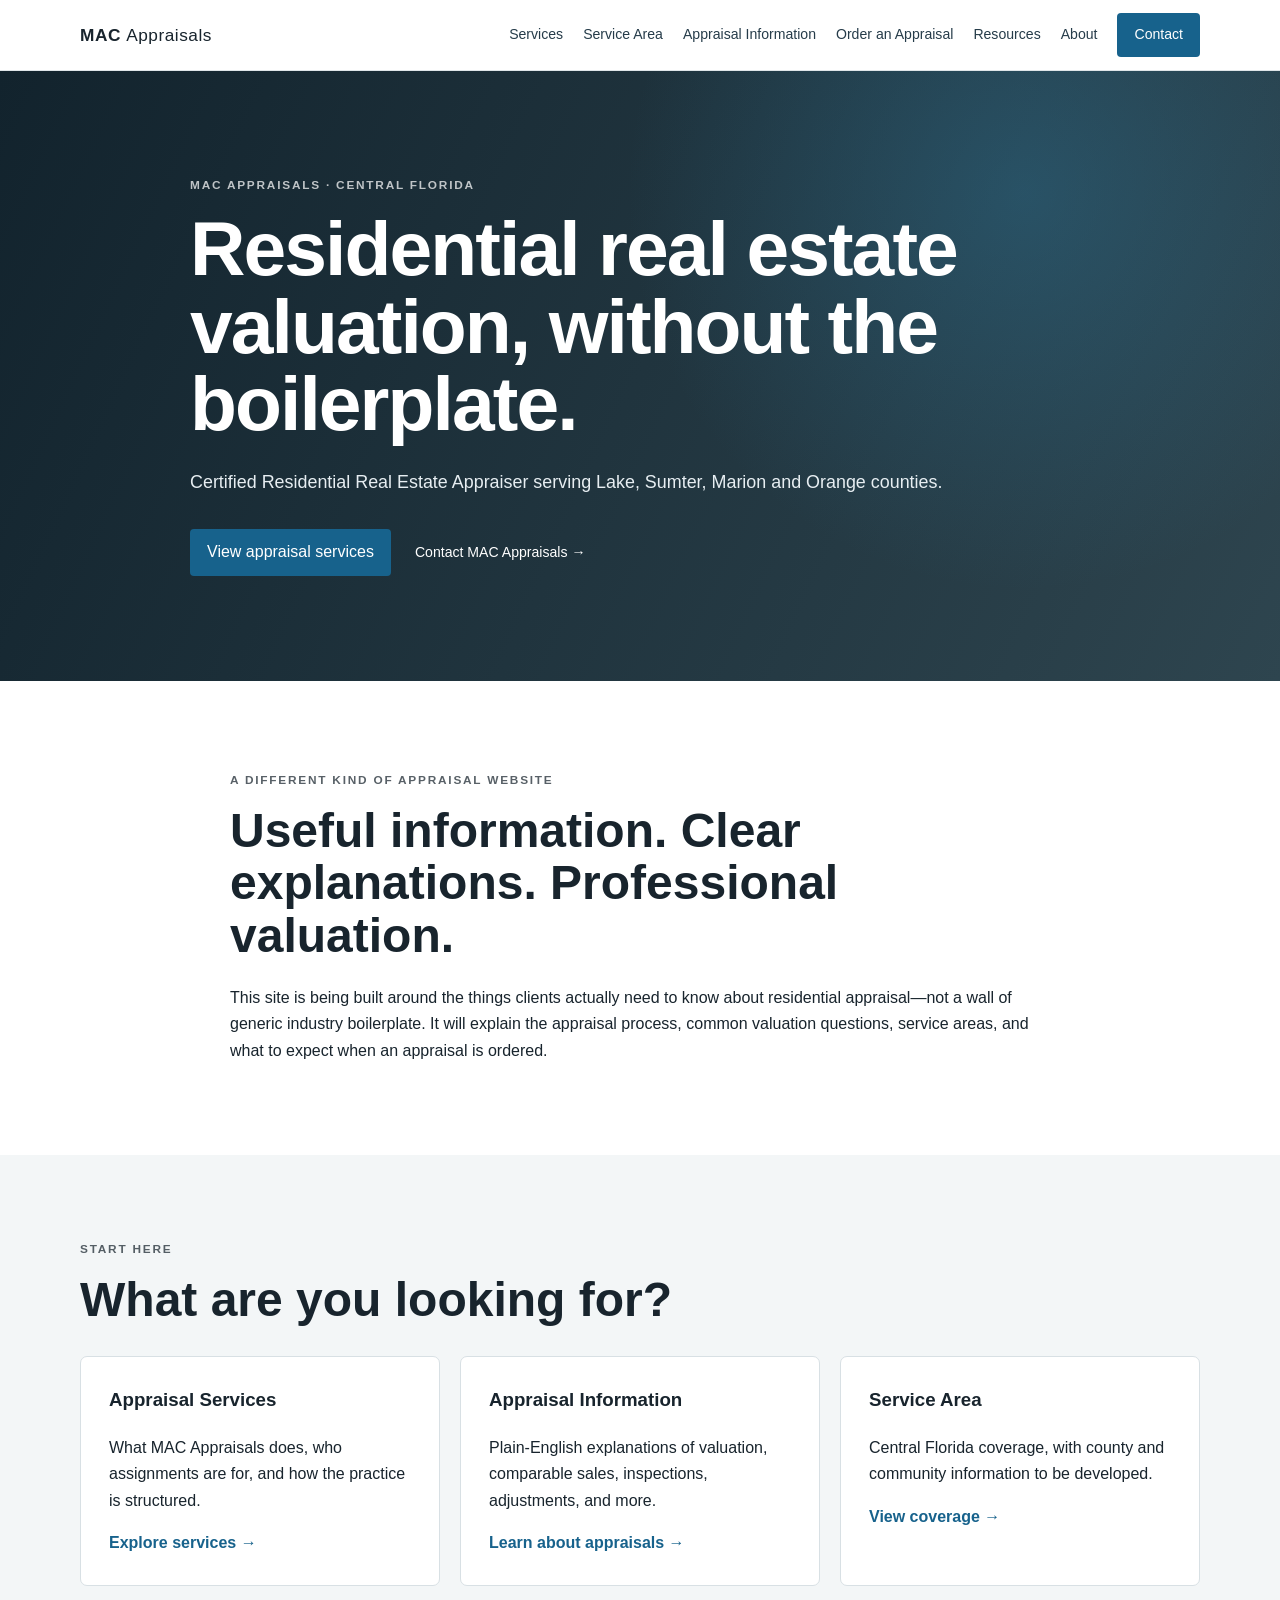
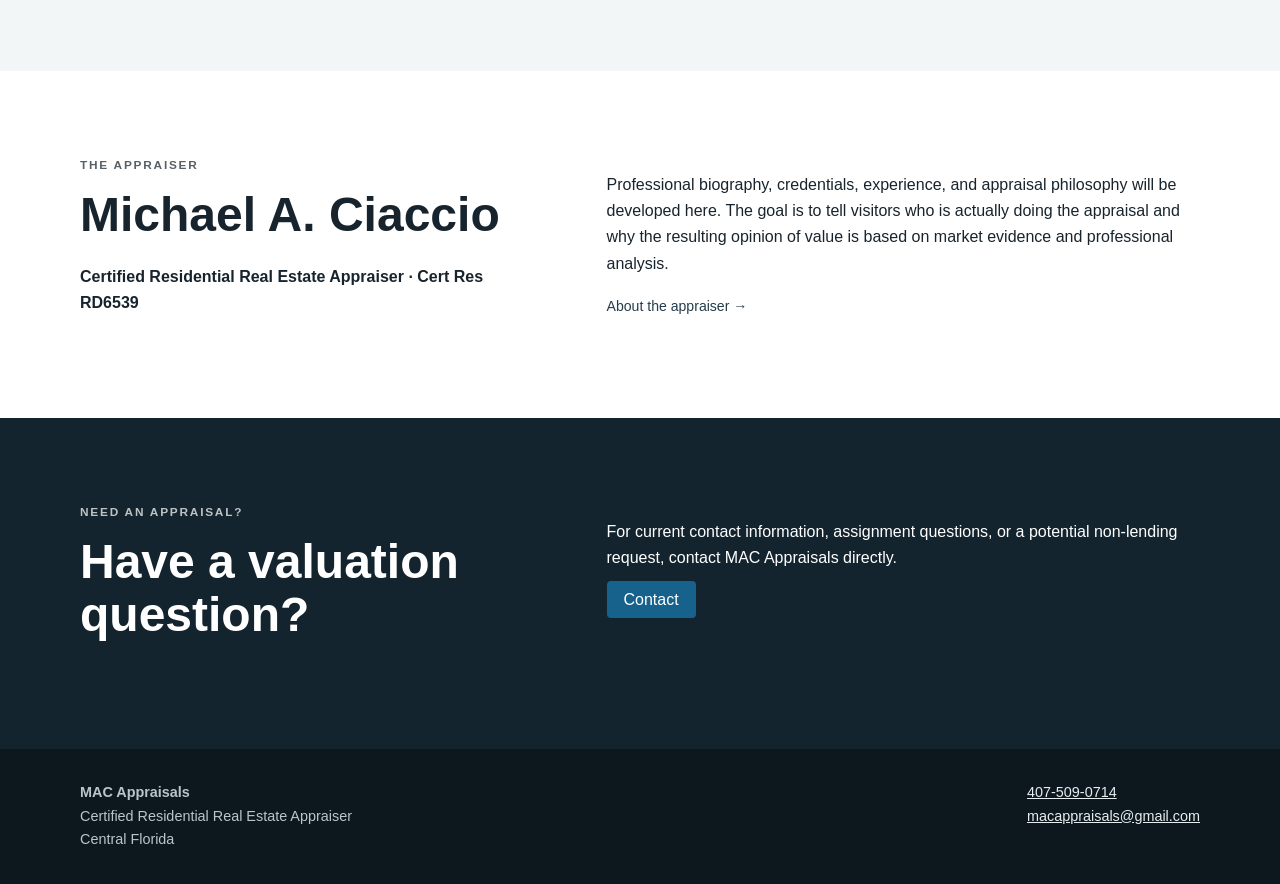
<file: index.html>
<!doctype html><html lang="en"><head><meta charset="utf-8"><meta name="viewport" content="width=device-width, initial-scale=1">
<title>MAC Appraisals | Central Florida Residential Appraisal</title><meta name="description" content="MAC Appraisals — Certified Residential Real Estate Appraiser serving Lake, Sumter, Marion and Orange counties in Central Florida."><meta name="robots" content="noindex,nofollow"><link rel="stylesheet" href="styles.css"></head><body><header class="site-header"><div class="container nav-wrap">
<a class="brand" href="index.html">MAC <span>Appraisals</span></a>
<button class="menu-toggle" aria-label="Open navigation" aria-expanded="false">☰</button>
<nav class="nav" aria-label="Primary navigation">
<a href="services.html">Services</a><a href="service-area.html">Service Area</a><a href="appraisal-information.html">Appraisal Information</a><a href="order-appraisal.html">Order an Appraisal</a><a href="resources.html">Resources</a><a href="about.html">About</a><a class="nav-cta" href="contact.html">Contact</a>
</nav></div></header><main><section class="hero"><div class="container hero-inner"><p class="eyebrow">MAC APPRAISALS · CENTRAL FLORIDA</p>
<h1>Residential real estate valuation, without the boilerplate.</h1>
<p class="lede">Certified Residential Real Estate Appraiser serving Lake, Sumter, Marion and Orange counties.</p>
<div class="hero-actions"><a class="button" href="services.html">View appraisal services</a><a class="text-link light" href="contact.html">Contact MAC Appraisals →</a></div></div></section>
<section class="intro"><div class="container narrow"><p class="eyebrow">A DIFFERENT KIND OF APPRAISAL WEBSITE</p><h2>Useful information. Clear explanations. Professional valuation.</h2>
<p>This site is being built around the things clients actually need to know about residential appraisal—not a wall of generic industry boilerplate. It will explain the appraisal process, common valuation questions, service areas, and what to expect when an appraisal is ordered.</p></div></section>
<section class="section section-alt"><div class="container"><div class="section-heading"><p class="eyebrow">START HERE</p><h2>What are you looking for?</h2></div>
<div class="cards three"><a class="card link-card" href="services.html"><h3>Appraisal Services</h3><p>What MAC Appraisals does, who assignments are for, and how the practice is structured.</p><span>Explore services →</span></a>
<a class="card link-card" href="appraisal-information.html"><h3>Appraisal Information</h3><p>Plain-English explanations of valuation, comparable sales, inspections, adjustments, and more.</p><span>Learn about appraisals →</span></a>
<a class="card link-card" href="service-area.html"><h3>Service Area</h3><p>Central Florida coverage, with county and community information to be developed.</p><span>View coverage →</span></a></div></div></section>
<section class="section"><div class="container two-col"><div><p class="eyebrow">THE APPRAISER</p><h2>Michael A. Ciaccio</h2><p class="credential">Certified Residential Real Estate Appraiser · Cert Res RD6539</p></div>
<div><p>Professional biography, credentials, experience, and appraisal philosophy will be developed here. The goal is to tell visitors who is actually doing the appraisal and why the resulting opinion of value is based on market evidence and professional analysis.</p><a class="text-link" href="about.html">About the appraiser →</a></div></div></section>
<section class="section section-dark"><div class="container two-col"><div><p class="eyebrow">NEED AN APPRAISAL?</p><h2>Have a valuation question?</h2></div>
<div><p>For current contact information, assignment questions, or a potential non-lending request, contact MAC Appraisals directly.</p><a class="button" href="contact.html">Contact</a></div></div></section></main><footer><div class="container footer-inner"><div><strong>MAC Appraisals</strong><br>Certified Residential Real Estate Appraiser<br>Central Florida</div><div><a href="tel:+14075090714">407-509-0714</a><br><a href="mailto:macappraisals@gmail.com">macappraisals@gmail.com</a></div></div></footer><script src="script.js"></script></body></html>
</file>
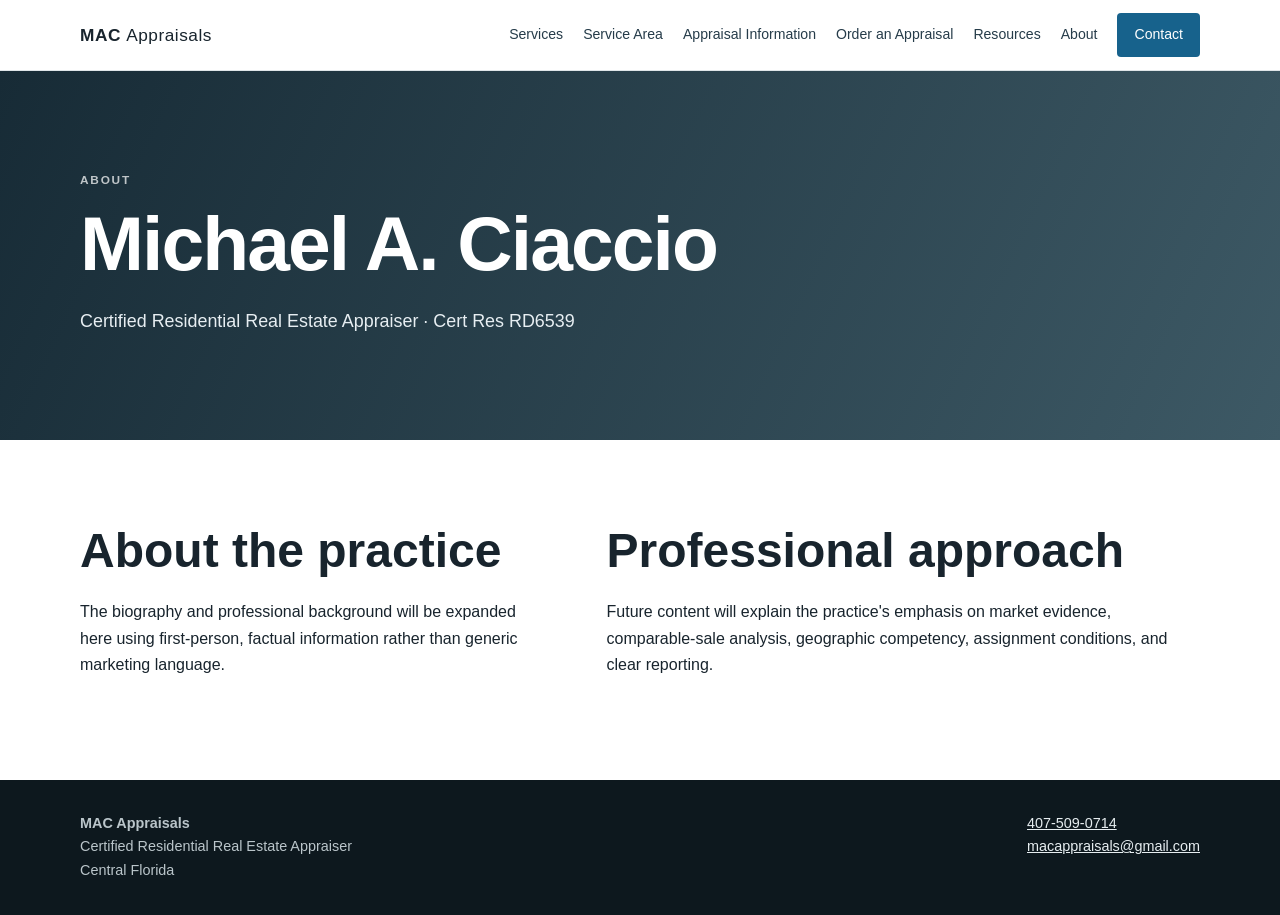
<file: about.html>
<!doctype html><html lang="en"><head><meta charset="utf-8"><meta name="viewport" content="width=device-width, initial-scale=1">
<title>About | MAC Appraisals</title><meta name="description" content="About Michael A. Ciaccio, Certified Residential Real Estate Appraiser, MAC Appraisals."><meta name="robots" content="noindex,nofollow"><link rel="stylesheet" href="styles.css"></head><body><header class="site-header"><div class="container nav-wrap">
<a class="brand" href="index.html">MAC <span>Appraisals</span></a>
<button class="menu-toggle" aria-label="Open navigation" aria-expanded="false">☰</button>
<nav class="nav" aria-label="Primary navigation">
<a href="services.html">Services</a><a href="service-area.html">Service Area</a><a href="appraisal-information.html">Appraisal Information</a><a href="order-appraisal.html">Order an Appraisal</a><a href="resources.html">Resources</a><a href="about.html">About</a><a class="nav-cta" href="contact.html">Contact</a>
</nav></div></header><main><section class="page-hero"><div class="container"><p class="eyebrow">ABOUT</p><h1>Michael A. Ciaccio</h1>
<p class="lede">Certified Residential Real Estate Appraiser · Cert Res RD6539</p></div></section>
<section class="section"><div class="container two-col"><div><h2>About the practice</h2><p>The biography and professional background will be expanded here using first-person, factual information rather than generic marketing language.</p></div>
<div><h2>Professional approach</h2><p>Future content will explain the practice's emphasis on market evidence, comparable-sale analysis, geographic competency, assignment conditions, and clear reporting.</p></div></div></section></main><footer><div class="container footer-inner"><div><strong>MAC Appraisals</strong><br>Certified Residential Real Estate Appraiser<br>Central Florida</div><div><a href="tel:+14075090714">407-509-0714</a><br><a href="mailto:macappraisals@gmail.com">macappraisals@gmail.com</a></div></div></footer><script src="script.js"></script></body></html>
</file>
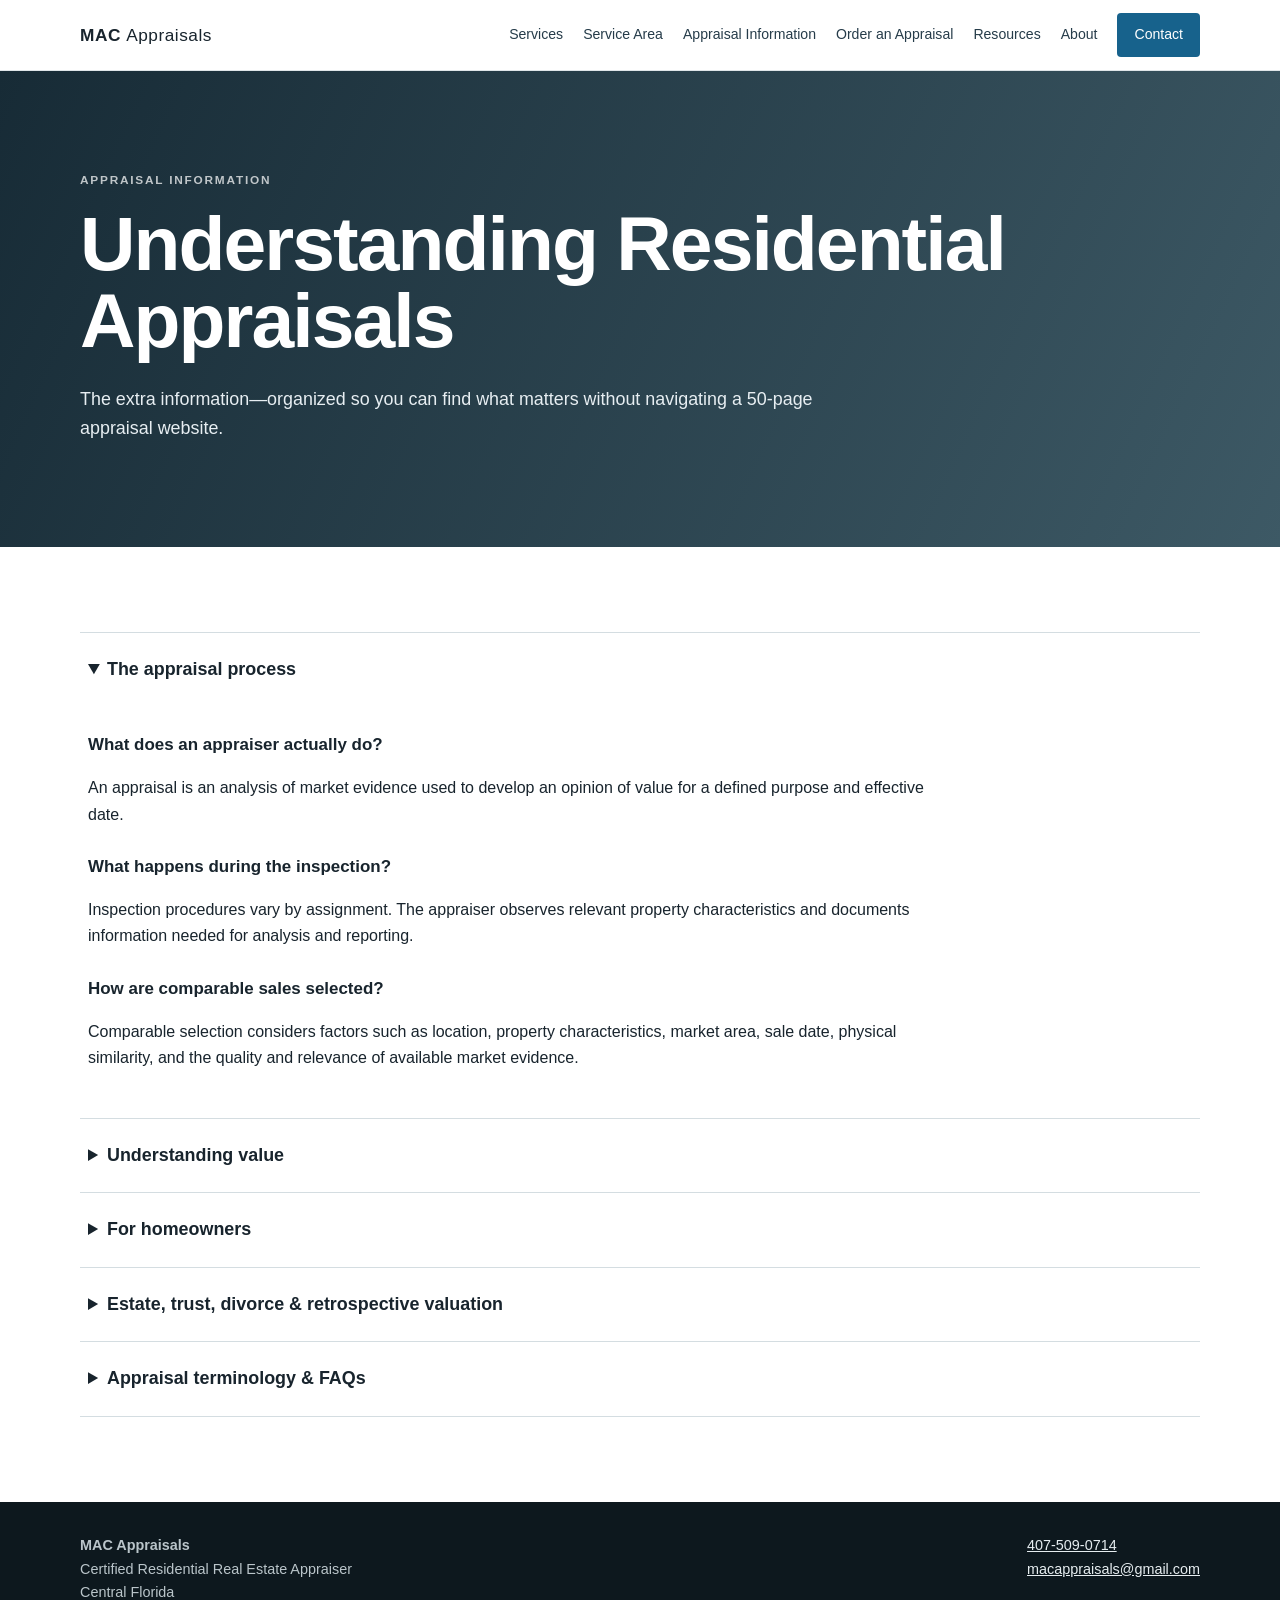
<file: appraisal-information.html>
<!doctype html><html lang="en"><head><meta charset="utf-8"><meta name="viewport" content="width=device-width, initial-scale=1">
<title>Appraisal Information | MAC Appraisals</title><meta name="description" content="Plain-English information about residential appraisals, value, comparable sales, inspections, homeowners, and special assignments."><meta name="robots" content="noindex,nofollow"><link rel="stylesheet" href="styles.css"></head><body><header class="site-header"><div class="container nav-wrap">
<a class="brand" href="index.html">MAC <span>Appraisals</span></a>
<button class="menu-toggle" aria-label="Open navigation" aria-expanded="false">☰</button>
<nav class="nav" aria-label="Primary navigation">
<a href="services.html">Services</a><a href="service-area.html">Service Area</a><a href="appraisal-information.html">Appraisal Information</a><a href="order-appraisal.html">Order an Appraisal</a><a href="resources.html">Resources</a><a href="about.html">About</a><a class="nav-cta" href="contact.html">Contact</a>
</nav></div></header><main><section class="page-hero"><div class="container"><p class="eyebrow">APPRAISAL INFORMATION</p><h1>Understanding Residential Appraisals</h1>
<p class="lede">The extra information—organized so you can find what matters without navigating a 50-page appraisal website.</p></div></section>
<section class="section"><div class="container">
<details open id="process"><summary>The appraisal process</summary><div class="details-body"><h3>What does an appraiser actually do?</h3><p>An appraisal is an analysis of market evidence used to develop an opinion of value for a defined purpose and effective date.</p>
<h3>What happens during the inspection?</h3><p>Inspection procedures vary by assignment. The appraiser observes relevant property characteristics and documents information needed for analysis and reporting.</p>
<h3>How are comparable sales selected?</h3><p>Comparable selection considers factors such as location, property characteristics, market area, sale date, physical similarity, and the quality and relevance of available market evidence.</p></div></details>
<details id="value"><summary>Understanding value</summary><div class="details-body"><h3>Market value vs. assessed value</h3><p>Market value and a property's tax assessment are related to real estate but are not interchangeable concepts.</p>
<h3>Appraisal vs. CMA vs. BPO</h3><p>These are different valuation products prepared for different purposes and under different standards or scopes.</p>
<h3>Why can two appraisals differ?</h3><p>Appraisal is an analytical process involving judgment and reconciliation. Different assignment conditions, data availability, comparable selection, and market interpretation can produce different credible opinions.</p></div></details>
<details id="homeowners"><summary>For homeowners</summary><div class="details-body"><h3>Preparing for an appraisal</h3><p>Practical guidance will be added here, including what documentation can be useful and what an appraiser can and cannot consider.</p>
<h3>Do renovations automatically add their cost to value?</h3><p>No. Cost and contributory value are not necessarily the same. The market's reaction to an improvement matters.</p>
<h3>Why can an appraisal differ from an asking price or Zestimate?</h3><p>Asking prices, automated estimates, and appraisals are different products based on different data and methodologies.</p></div></details>
<details id="special"><summary>Estate, trust, divorce & retrospective valuation</summary><div class="details-body"><h3>Date-of-death / retrospective value</h3><p>A retrospective appraisal develops an opinion of value as of a specified historical effective date rather than the current date.</p>
<h3>Estate & trust assignments</h3><p>Assignment requirements can differ depending on the purpose, effective date, intended users, and reporting needs.</p>
<h3>Divorce and legal matters</h3><p>Legal assignments require particular attention to the defined problem, intended use, effective date, and client instructions.</p></div></details>
<details id="faq"><summary>Appraisal terminology & FAQs</summary><div class="details-body"><p>This section will become a compact glossary and FAQ, with direct links to individual topics rather than separate menu items.</p></div></details>
</div></section></main><footer><div class="container footer-inner"><div><strong>MAC Appraisals</strong><br>Certified Residential Real Estate Appraiser<br>Central Florida</div><div><a href="tel:+14075090714">407-509-0714</a><br><a href="mailto:macappraisals@gmail.com">macappraisals@gmail.com</a></div></div></footer><script src="script.js"></script></body></html>
</file>
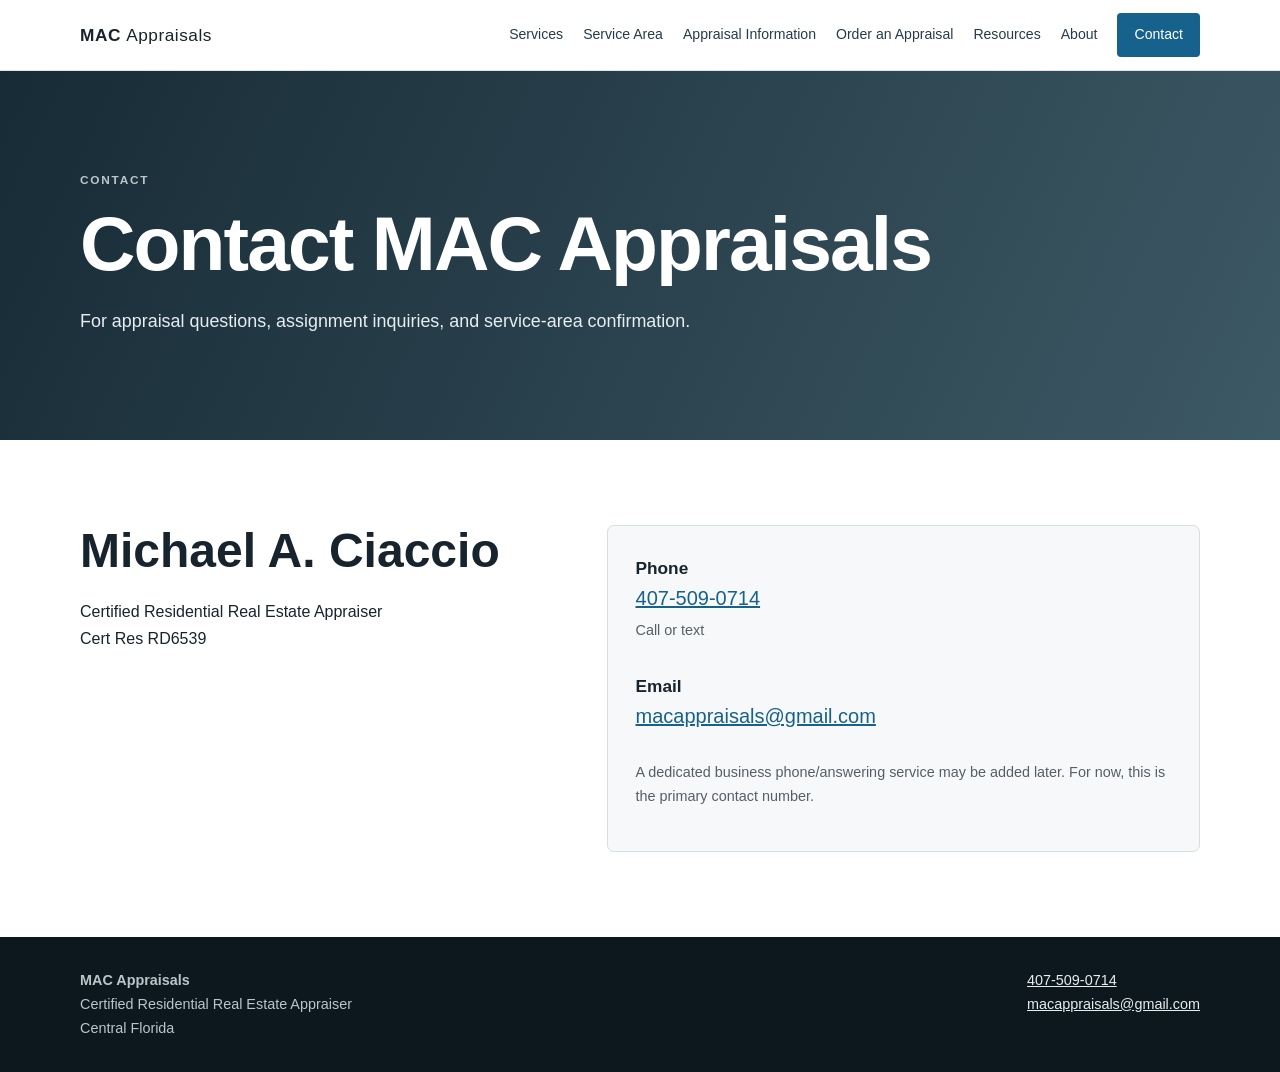
<file: contact.html>
<!doctype html><html lang="en"><head><meta charset="utf-8"><meta name="viewport" content="width=device-width, initial-scale=1">
<title>Contact | MAC Appraisals</title><meta name="description" content="Contact MAC Appraisals by phone or email for residential appraisal questions and assignment inquiries."><meta name="robots" content="noindex,nofollow"><link rel="stylesheet" href="styles.css"></head><body><header class="site-header"><div class="container nav-wrap">
<a class="brand" href="index.html">MAC <span>Appraisals</span></a>
<button class="menu-toggle" aria-label="Open navigation" aria-expanded="false">☰</button>
<nav class="nav" aria-label="Primary navigation">
<a href="services.html">Services</a><a href="service-area.html">Service Area</a><a href="appraisal-information.html">Appraisal Information</a><a href="order-appraisal.html">Order an Appraisal</a><a href="resources.html">Resources</a><a href="about.html">About</a><a class="nav-cta" href="contact.html">Contact</a>
</nav></div></header><main><section class="page-hero"><div class="container"><p class="eyebrow">CONTACT</p><h1>Contact MAC Appraisals</h1>
<p class="lede">For appraisal questions, assignment inquiries, and service-area confirmation.</p></div></section>
<section class="section"><div class="container two-col"><div><h2>Michael A. Ciaccio</h2><p>Certified Residential Real Estate Appraiser<br>Cert Res RD6539</p></div>
<div class="contact-box"><p class="contact-item"><strong>Phone</strong><br><a href="tel:+14075090714">407-509-0714</a><br><span class="small">Call or text</span></p>
<p class="contact-item"><strong>Email</strong><br><a href="mailto:macappraisals@gmail.com">macappraisals@gmail.com</a></p>
<p class="small">A dedicated business phone/answering service may be added later. For now, this is the primary contact number.</p></div></div></section></main><footer><div class="container footer-inner"><div><strong>MAC Appraisals</strong><br>Certified Residential Real Estate Appraiser<br>Central Florida</div><div><a href="tel:+14075090714">407-509-0714</a><br><a href="mailto:macappraisals@gmail.com">macappraisals@gmail.com</a></div></div></footer><script src="script.js"></script></body></html>
</file>
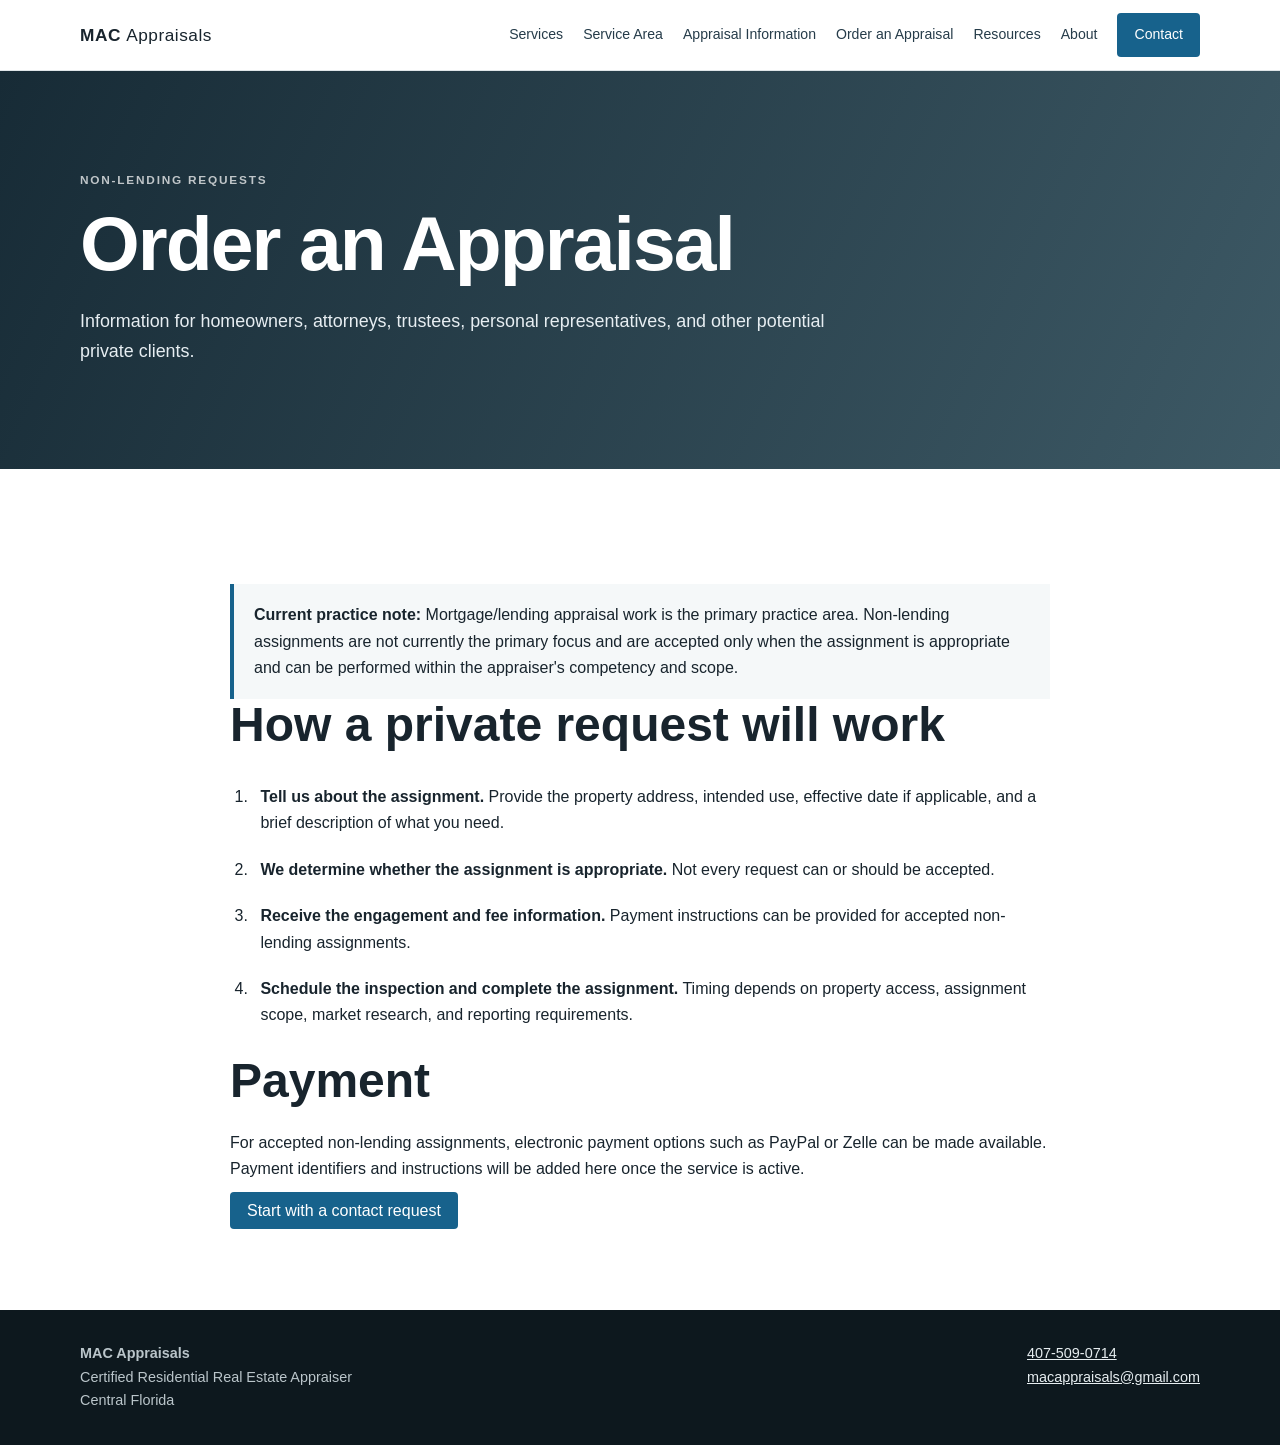
<file: order-appraisal.html>
<!doctype html><html lang="en"><head><meta charset="utf-8"><meta name="viewport" content="width=device-width, initial-scale=1">
<title>Order an Appraisal | MAC Appraisals</title><meta name="description" content="Information for potential non-lending appraisal requests from homeowners, attorneys, trustees, and other private clients."><meta name="robots" content="noindex,nofollow"><link rel="stylesheet" href="styles.css"></head><body><header class="site-header"><div class="container nav-wrap">
<a class="brand" href="index.html">MAC <span>Appraisals</span></a>
<button class="menu-toggle" aria-label="Open navigation" aria-expanded="false">☰</button>
<nav class="nav" aria-label="Primary navigation">
<a href="services.html">Services</a><a href="service-area.html">Service Area</a><a href="appraisal-information.html">Appraisal Information</a><a href="order-appraisal.html">Order an Appraisal</a><a href="resources.html">Resources</a><a href="about.html">About</a><a class="nav-cta" href="contact.html">Contact</a>
</nav></div></header><main><section class="page-hero"><div class="container"><p class="eyebrow">NON-LENDING REQUESTS</p><h1>Order an Appraisal</h1>
<p class="lede">Information for homeowners, attorneys, trustees, personal representatives, and other potential private clients.</p></div></section>
<section class="section"><div class="container narrow"><div class="notice"><strong>Current practice note:</strong> Mortgage/lending appraisal work is the primary practice area. Non-lending assignments are not currently the primary focus and are accepted only when the assignment is appropriate and can be performed within the appraiser's competency and scope.</div>
<h2>How a private request will work</h2><ol class="steps"><li><strong>Tell us about the assignment.</strong> Provide the property address, intended use, effective date if applicable, and a brief description of what you need.</li>
<li><strong>We determine whether the assignment is appropriate.</strong> Not every request can or should be accepted.</li>
<li><strong>Receive the engagement and fee information.</strong> Payment instructions can be provided for accepted non-lending assignments.</li>
<li><strong>Schedule the inspection and complete the assignment.</strong> Timing depends on property access, assignment scope, market research, and reporting requirements.</li></ol>
<h2>Payment</h2><p>For accepted non-lending assignments, electronic payment options such as PayPal or Zelle can be made available. Payment identifiers and instructions will be added here once the service is active.</p>
<a class="button" href="contact.html">Start with a contact request</a></div></section></main><footer><div class="container footer-inner"><div><strong>MAC Appraisals</strong><br>Certified Residential Real Estate Appraiser<br>Central Florida</div><div><a href="tel:+14075090714">407-509-0714</a><br><a href="mailto:macappraisals@gmail.com">macappraisals@gmail.com</a></div></div></footer><script src="script.js"></script></body></html>
</file>
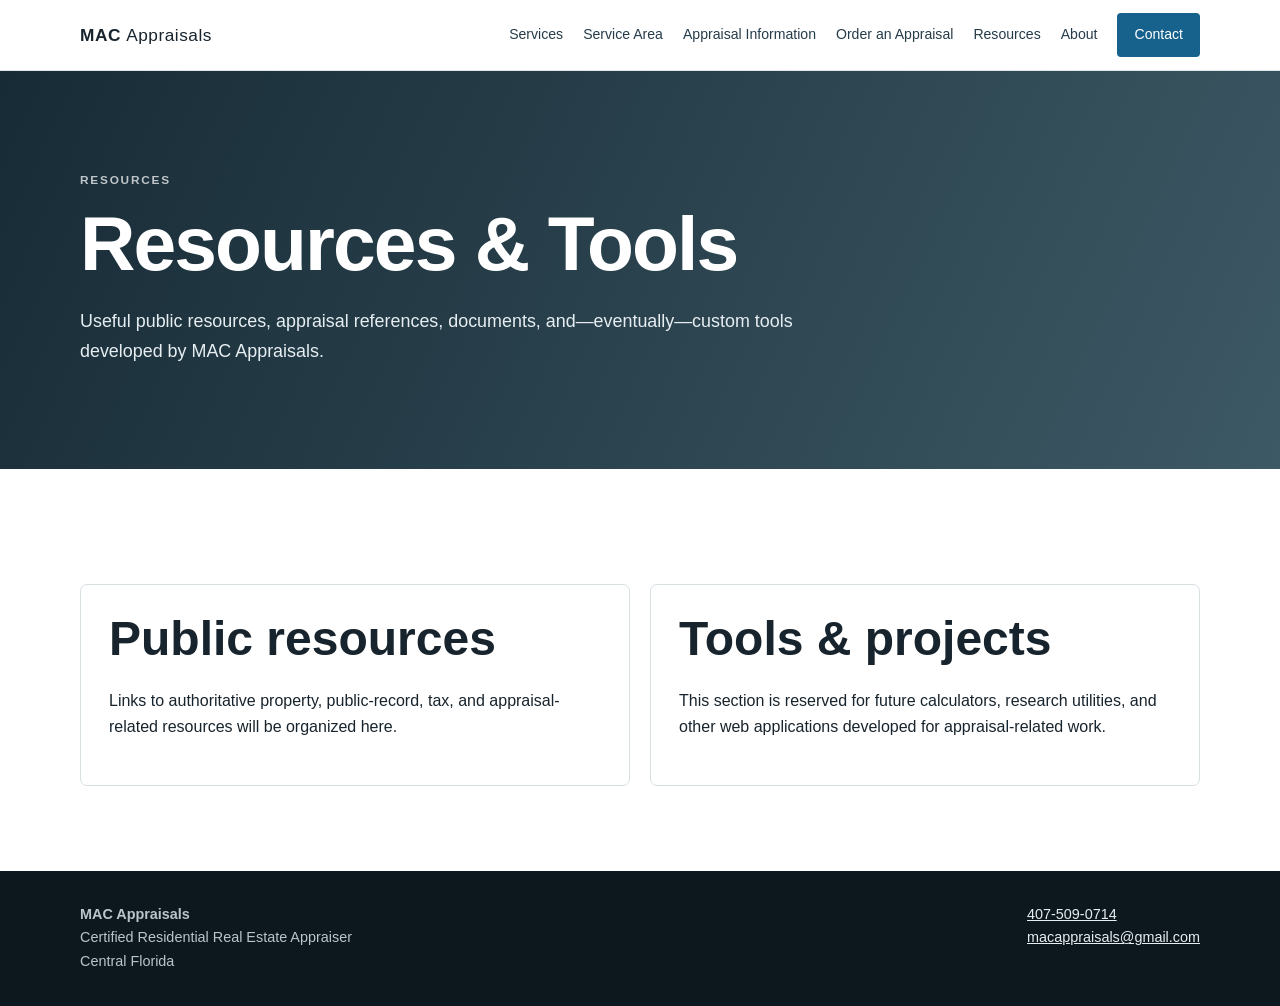
<file: resources.html>
<!doctype html><html lang="en"><head><meta charset="utf-8"><meta name="viewport" content="width=device-width, initial-scale=1">
<title>Resources & Tools | MAC Appraisals</title><meta name="description" content="Appraisal resources, public information, and future custom tools from MAC Appraisals."><meta name="robots" content="noindex,nofollow"><link rel="stylesheet" href="styles.css"></head><body><header class="site-header"><div class="container nav-wrap">
<a class="brand" href="index.html">MAC <span>Appraisals</span></a>
<button class="menu-toggle" aria-label="Open navigation" aria-expanded="false">☰</button>
<nav class="nav" aria-label="Primary navigation">
<a href="services.html">Services</a><a href="service-area.html">Service Area</a><a href="appraisal-information.html">Appraisal Information</a><a href="order-appraisal.html">Order an Appraisal</a><a href="resources.html">Resources</a><a href="about.html">About</a><a class="nav-cta" href="contact.html">Contact</a>
</nav></div></header><main><section class="page-hero"><div class="container"><p class="eyebrow">RESOURCES</p><h1>Resources & Tools</h1>
<p class="lede">Useful public resources, appraisal references, documents, and—eventually—custom tools developed by MAC Appraisals.</p></div></section>
<section class="section"><div class="container cards two"><article class="card"><h2>Public resources</h2><p>Links to authoritative property, public-record, tax, and appraisal-related resources will be organized here.</p></article>
<article class="card"><h2>Tools & projects</h2><p>This section is reserved for future calculators, research utilities, and other web applications developed for appraisal-related work.</p></article></div></section></main><footer><div class="container footer-inner"><div><strong>MAC Appraisals</strong><br>Certified Residential Real Estate Appraiser<br>Central Florida</div><div><a href="tel:+14075090714">407-509-0714</a><br><a href="mailto:macappraisals@gmail.com">macappraisals@gmail.com</a></div></div></footer><script src="script.js"></script></body></html>
</file>
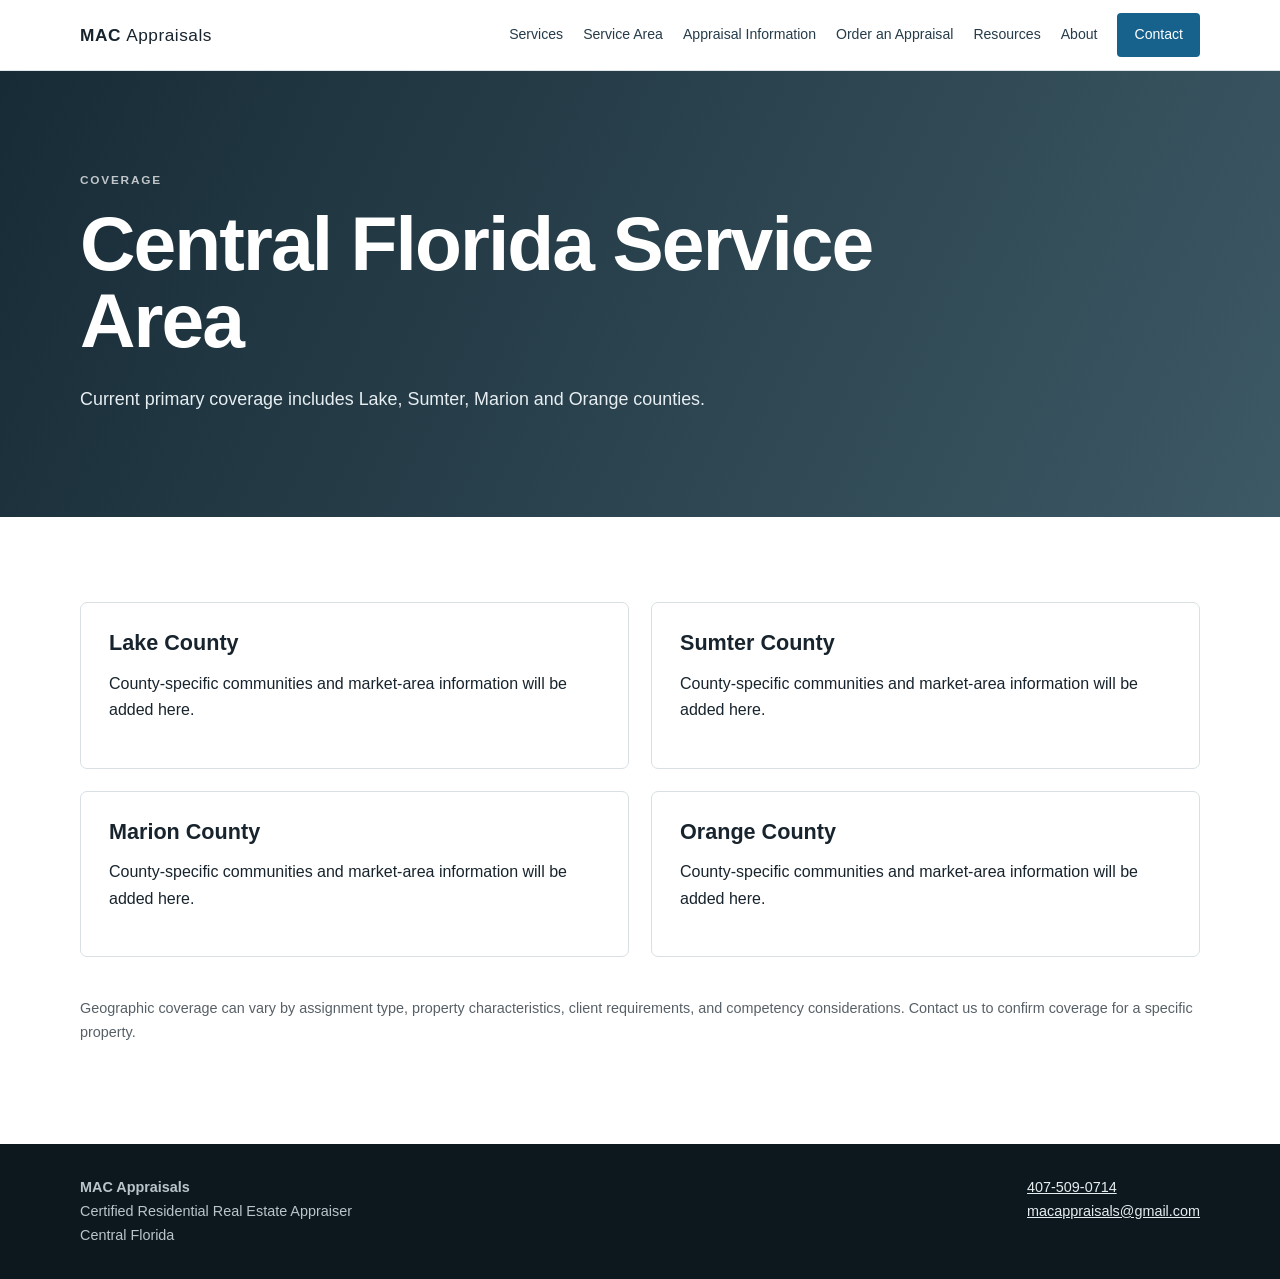
<file: service-area.html>
<!doctype html><html lang="en"><head><meta charset="utf-8"><meta name="viewport" content="width=device-width, initial-scale=1">
<title>Service Area | MAC Appraisals</title><meta name="description" content="MAC Appraisals serves Lake, Sumter, Marion and Orange counties in Central Florida."><meta name="robots" content="noindex,nofollow"><link rel="stylesheet" href="styles.css"></head><body><header class="site-header"><div class="container nav-wrap">
<a class="brand" href="index.html">MAC <span>Appraisals</span></a>
<button class="menu-toggle" aria-label="Open navigation" aria-expanded="false">☰</button>
<nav class="nav" aria-label="Primary navigation">
<a href="services.html">Services</a><a href="service-area.html">Service Area</a><a href="appraisal-information.html">Appraisal Information</a><a href="order-appraisal.html">Order an Appraisal</a><a href="resources.html">Resources</a><a href="about.html">About</a><a class="nav-cta" href="contact.html">Contact</a>
</nav></div></header><main><section class="page-hero"><div class="container"><p class="eyebrow">COVERAGE</p><h1>Central Florida Service Area</h1>
<p class="lede">Current primary coverage includes Lake, Sumter, Marion and Orange counties.</p></div></section>
<section class="section"><div class="container"><div class="area-grid">
<div><h2>Lake County</h2><p>County-specific communities and market-area information will be added here.</p></div>
<div><h2>Sumter County</h2><p>County-specific communities and market-area information will be added here.</p></div>
<div><h2>Marion County</h2><p>County-specific communities and market-area information will be added here.</p></div>
<div><h2>Orange County</h2><p>County-specific communities and market-area information will be added here.</p></div></div>
<p class="small">Geographic coverage can vary by assignment type, property characteristics, client requirements, and competency considerations. Contact us to confirm coverage for a specific property.</p></div></section></main><footer><div class="container footer-inner"><div><strong>MAC Appraisals</strong><br>Certified Residential Real Estate Appraiser<br>Central Florida</div><div><a href="tel:+14075090714">407-509-0714</a><br><a href="mailto:macappraisals@gmail.com">macappraisals@gmail.com</a></div></div></footer><script src="script.js"></script></body></html>
</file>
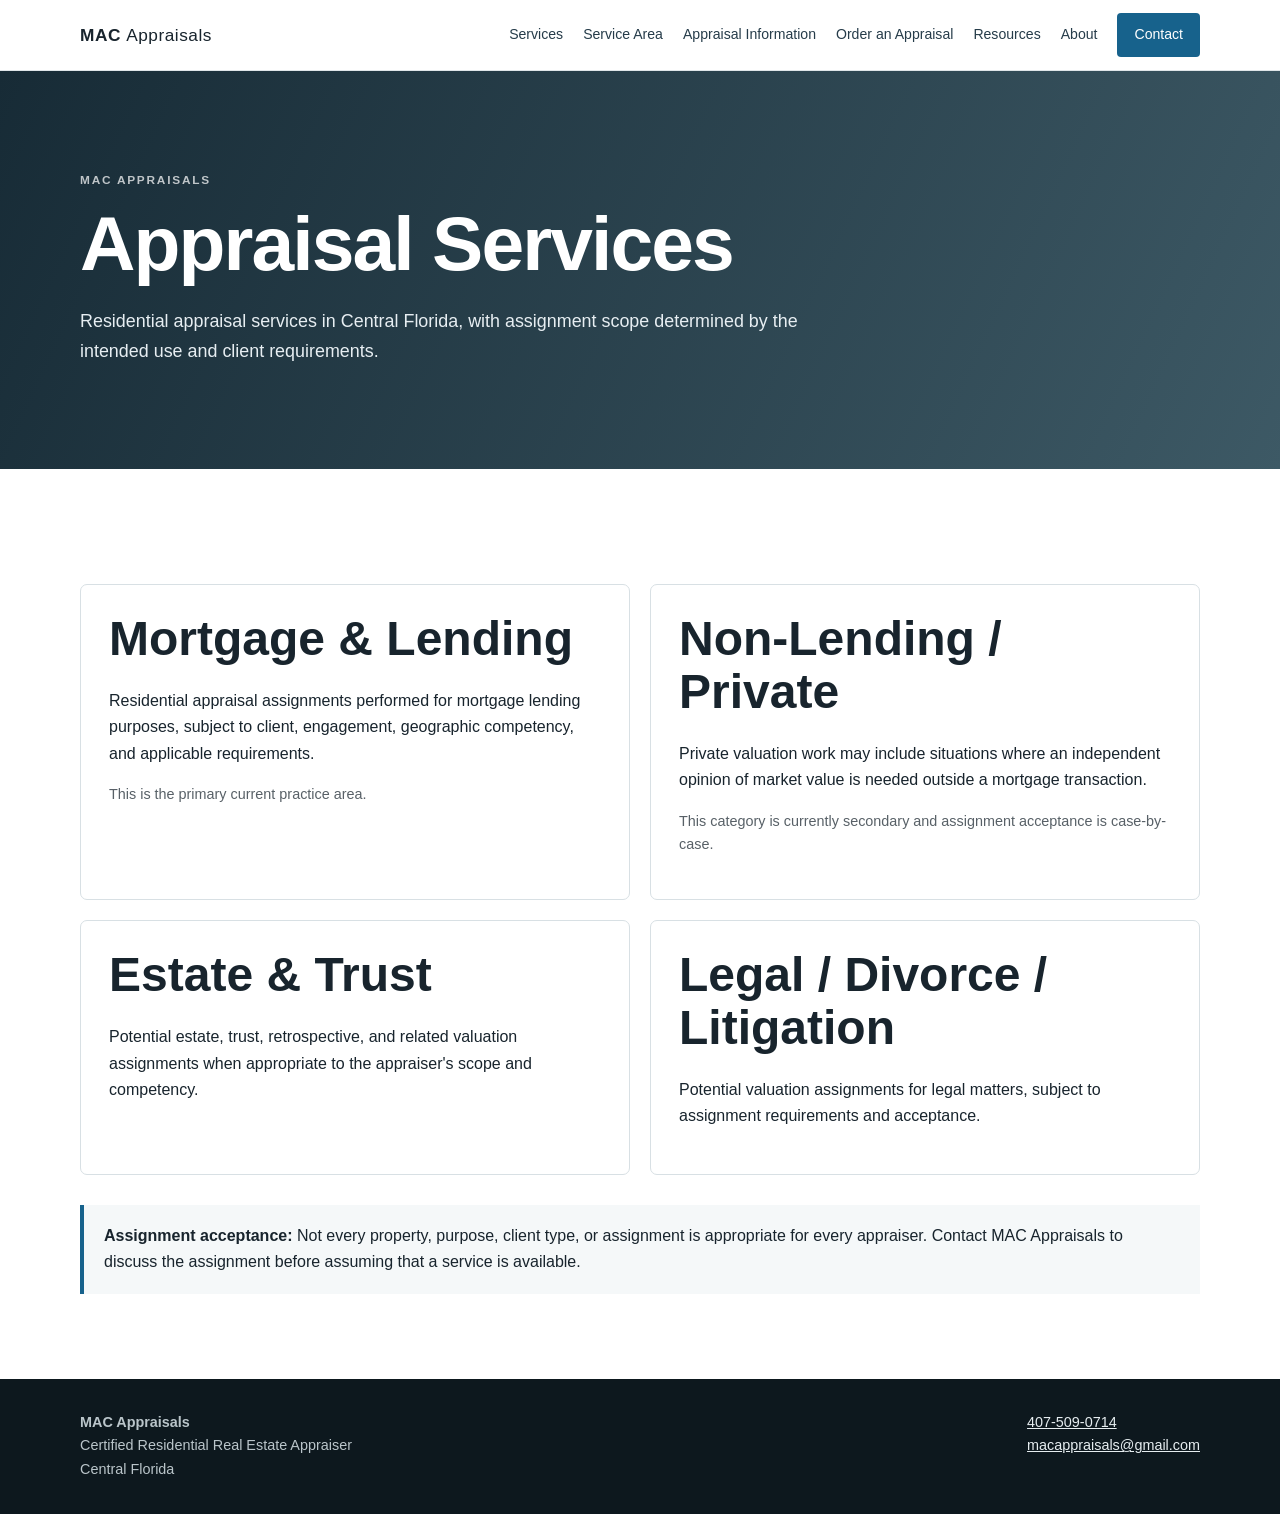
<file: services.html>
<!doctype html><html lang="en"><head><meta charset="utf-8"><meta name="viewport" content="width=device-width, initial-scale=1">
<title>Appraisal Services | MAC Appraisals</title><meta name="description" content="Residential appraisal services and assignment information from MAC Appraisals in Central Florida."><meta name="robots" content="noindex,nofollow"><link rel="stylesheet" href="styles.css"></head><body><header class="site-header"><div class="container nav-wrap">
<a class="brand" href="index.html">MAC <span>Appraisals</span></a>
<button class="menu-toggle" aria-label="Open navigation" aria-expanded="false">☰</button>
<nav class="nav" aria-label="Primary navigation">
<a href="services.html">Services</a><a href="service-area.html">Service Area</a><a href="appraisal-information.html">Appraisal Information</a><a href="order-appraisal.html">Order an Appraisal</a><a href="resources.html">Resources</a><a href="about.html">About</a><a class="nav-cta" href="contact.html">Contact</a>
</nav></div></header><main><section class="page-hero"><div class="container"><p class="eyebrow">MAC APPRAISALS</p><h1>Appraisal Services</h1>
<p class="lede">Residential appraisal services in Central Florida, with assignment scope determined by the intended use and client requirements.</p></div></section>
<section class="section"><div class="container"><div class="cards two">
<article class="card"><h2>Mortgage & Lending</h2><p>Residential appraisal assignments performed for mortgage lending purposes, subject to client, engagement, geographic competency, and applicable requirements.</p><p class="small">This is the primary current practice area.</p></article>
<article class="card"><h2>Non-Lending / Private</h2><p>Private valuation work may include situations where an independent opinion of market value is needed outside a mortgage transaction.</p><p class="small">This category is currently secondary and assignment acceptance is case-by-case.</p></article>
<article class="card"><h2>Estate & Trust</h2><p>Potential estate, trust, retrospective, and related valuation assignments when appropriate to the appraiser's scope and competency.</p></article>
<article class="card"><h2>Legal / Divorce / Litigation</h2><p>Potential valuation assignments for legal matters, subject to assignment requirements and acceptance.</p></article></div>
<div class="notice"><strong>Assignment acceptance:</strong> Not every property, purpose, client type, or assignment is appropriate for every appraiser. Contact MAC Appraisals to discuss the assignment before assuming that a service is available.</div></div></section></main><footer><div class="container footer-inner"><div><strong>MAC Appraisals</strong><br>Certified Residential Real Estate Appraiser<br>Central Florida</div><div><a href="tel:+14075090714">407-509-0714</a><br><a href="mailto:macappraisals@gmail.com">macappraisals@gmail.com</a></div></div></footer><script src="script.js"></script></body></html>
</file>
<file: styles.css>
*{box-sizing:border-box}html{scroll-behavior:smooth}body{margin:0;font-family:Inter,Segoe UI,Arial,sans-serif;color:#18242d;background:#fff;line-height:1.65}.container{width:min(1120px,calc(100% - 40px));margin:auto}.narrow{max-width:820px}.site-header{position:sticky;top:0;z-index:20;background:rgba(255,255,255,.97);border-bottom:1px solid #dfe5e8;backdrop-filter:blur(8px)}.nav-wrap{min-height:70px;display:flex;align-items:center;justify-content:space-between}.brand{font-weight:800;font-size:1.08rem;letter-spacing:.03em;text-decoration:none;color:#18242d}.brand span{font-weight:400}.nav{display:flex;gap:20px;align-items:center}.nav a,.text-link{color:#263c4a;text-decoration:none;font-size:.88rem}.nav a:hover,.text-link:hover{text-decoration:underline}.nav-cta,.button{background:#17628c;color:white!important;padding:10px 17px;border-radius:4px;text-decoration:none!important}.menu-toggle{display:none;background:none;border:0;font-size:1.5rem}.hero{min-height:610px;display:flex;align-items:center;background:radial-gradient(circle at 80% 20%,rgba(47,126,164,.35),transparent 35%),linear-gradient(115deg,#12232d,#2e454f);color:white}.hero-inner{max-width:900px}.eyebrow{font-size:.74rem;letter-spacing:.15em;font-weight:800;margin:0 0 14px;opacity:.72}.hero h1,.page-hero h1{font-size:clamp(2.6rem,6vw,5.2rem);line-height:1.01;max-width:950px;margin:0 0 25px;letter-spacing:-.025em}.lede{font-size:1.12rem;max-width:760px;color:#e7eef2}.hero-actions{display:flex;gap:24px;align-items:center;margin-top:32px}.light{color:#fff}.intro{padding:90px 0 75px}.section{padding:85px 0}.section-alt{background:#f3f6f7}.section-dark{background:#14242e;color:white}.section-heading{margin-bottom:30px}.section h2,.intro h2{font-size:clamp(2rem,4vw,3rem);line-height:1.1;margin:0 0 22px}.two-col{display:grid;grid-template-columns:1fr 1.3fr;gap:70px}.credential{font-weight:600}.cards{display:grid;gap:20px;margin-top:30px}.cards.two{grid-template-columns:repeat(2,1fr)}.cards.three{grid-template-columns:repeat(3,1fr)}.card{background:white;border:1px solid #d8e0e4;padding:28px;border-radius:7px}.card h2,.card h3{margin-top:0}.link-card{text-decoration:none;color:inherit;transition:transform .15s,box-shadow .15s}.link-card:hover{transform:translateY(-2px);box-shadow:0 8px 24px rgba(20,40,50,.08)}.link-card span{color:#17628c;font-weight:700}.notice{margin-top:30px;padding:18px 20px;border-left:4px solid #17628c;background:#f5f8f9}.page-hero{padding:100px 0 85px;background:linear-gradient(115deg,#172b36,#3d5965);color:white}.area-grid{display:grid;grid-template-columns:repeat(2,1fr);gap:22px;margin-bottom:40px}.area-grid>div{padding:28px;border:1px solid #d8e0e4;border-radius:7px}.area-grid h2{font-size:1.35rem;margin:0 0 8px}.small{font-size:.9rem;opacity:.72}.steps{padding-left:1.4rem}.steps li{padding:10px 0 10px 8px}.details-body{padding:0 28px 30px 8px;max-width:900px}.details-body h3{margin:25px 0 5px;font-size:1.06rem}details{border-top:1px solid #d4dde1}details:last-of-type{border-bottom:1px solid #d4dde1}summary{cursor:pointer;padding:22px 8px;font-size:1.12rem;font-weight:750}summary:hover{color:#17628c}.contact-box{border:1px solid #d5dee2;padding:28px;border-radius:7px;background:#f6f8f9}.contact-item{font-size:1.08rem;margin:0 0 28px}.contact-item a{font-size:1.25rem;color:#17628c}.section-dark a:not(.button){color:#fff}footer{background:#0d181e;color:#bac5ca;padding:32px 0;font-size:.9rem}.footer-inner{display:flex;justify-content:space-between;gap:30px}.footer-inner a{color:#e6edf0}@media(max-width:900px){.nav{display:none;position:absolute;left:0;right:0;top:70px;background:white;border-bottom:1px solid #ddd;padding:20px;flex-direction:column;align-items:flex-start}.nav.open{display:flex}.menu-toggle{display:block}.two-col,.cards.two,.cards.three,.area-grid{grid-template-columns:1fr;gap:25px}.hero{min-height:560px}.hero-actions{flex-wrap:wrap}.section,.intro{padding:65px 0}.footer-inner{flex-direction:column}.container{width:min(100% - 28px,1120px)}}
</file>
